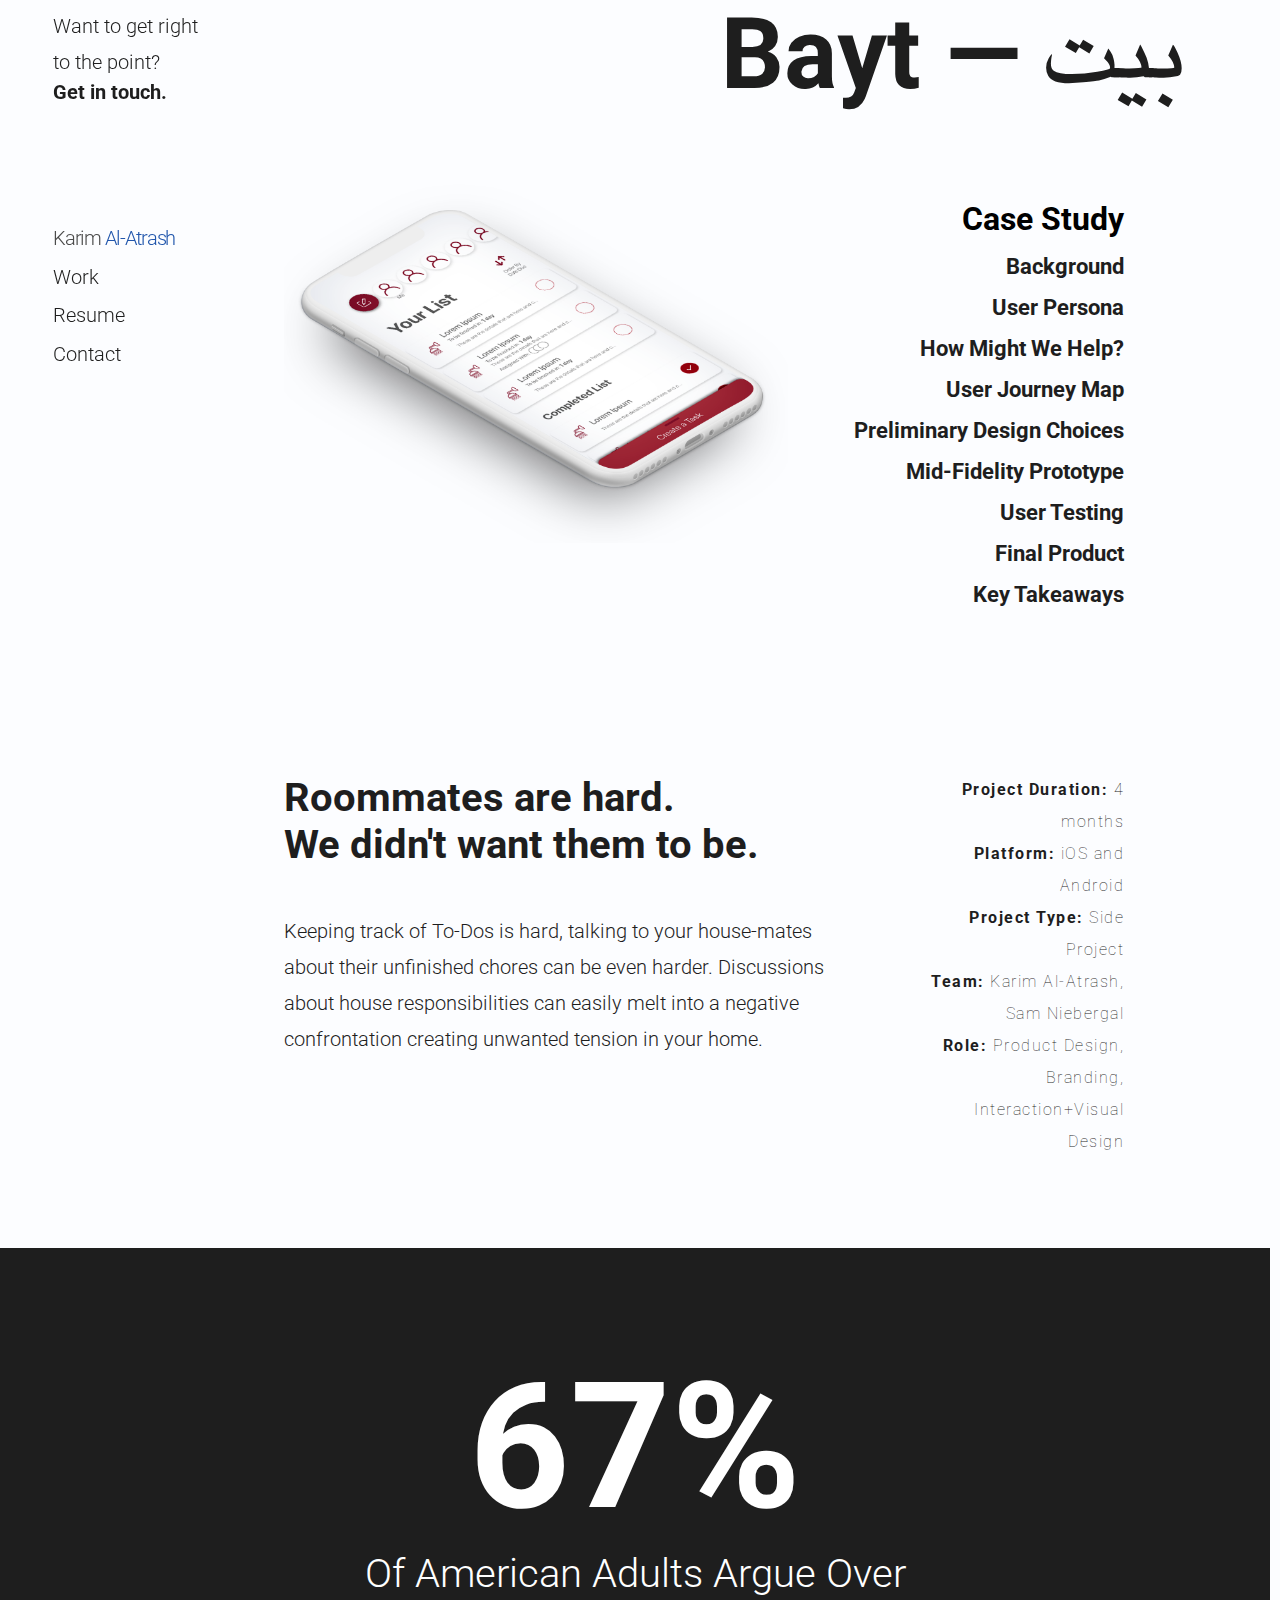
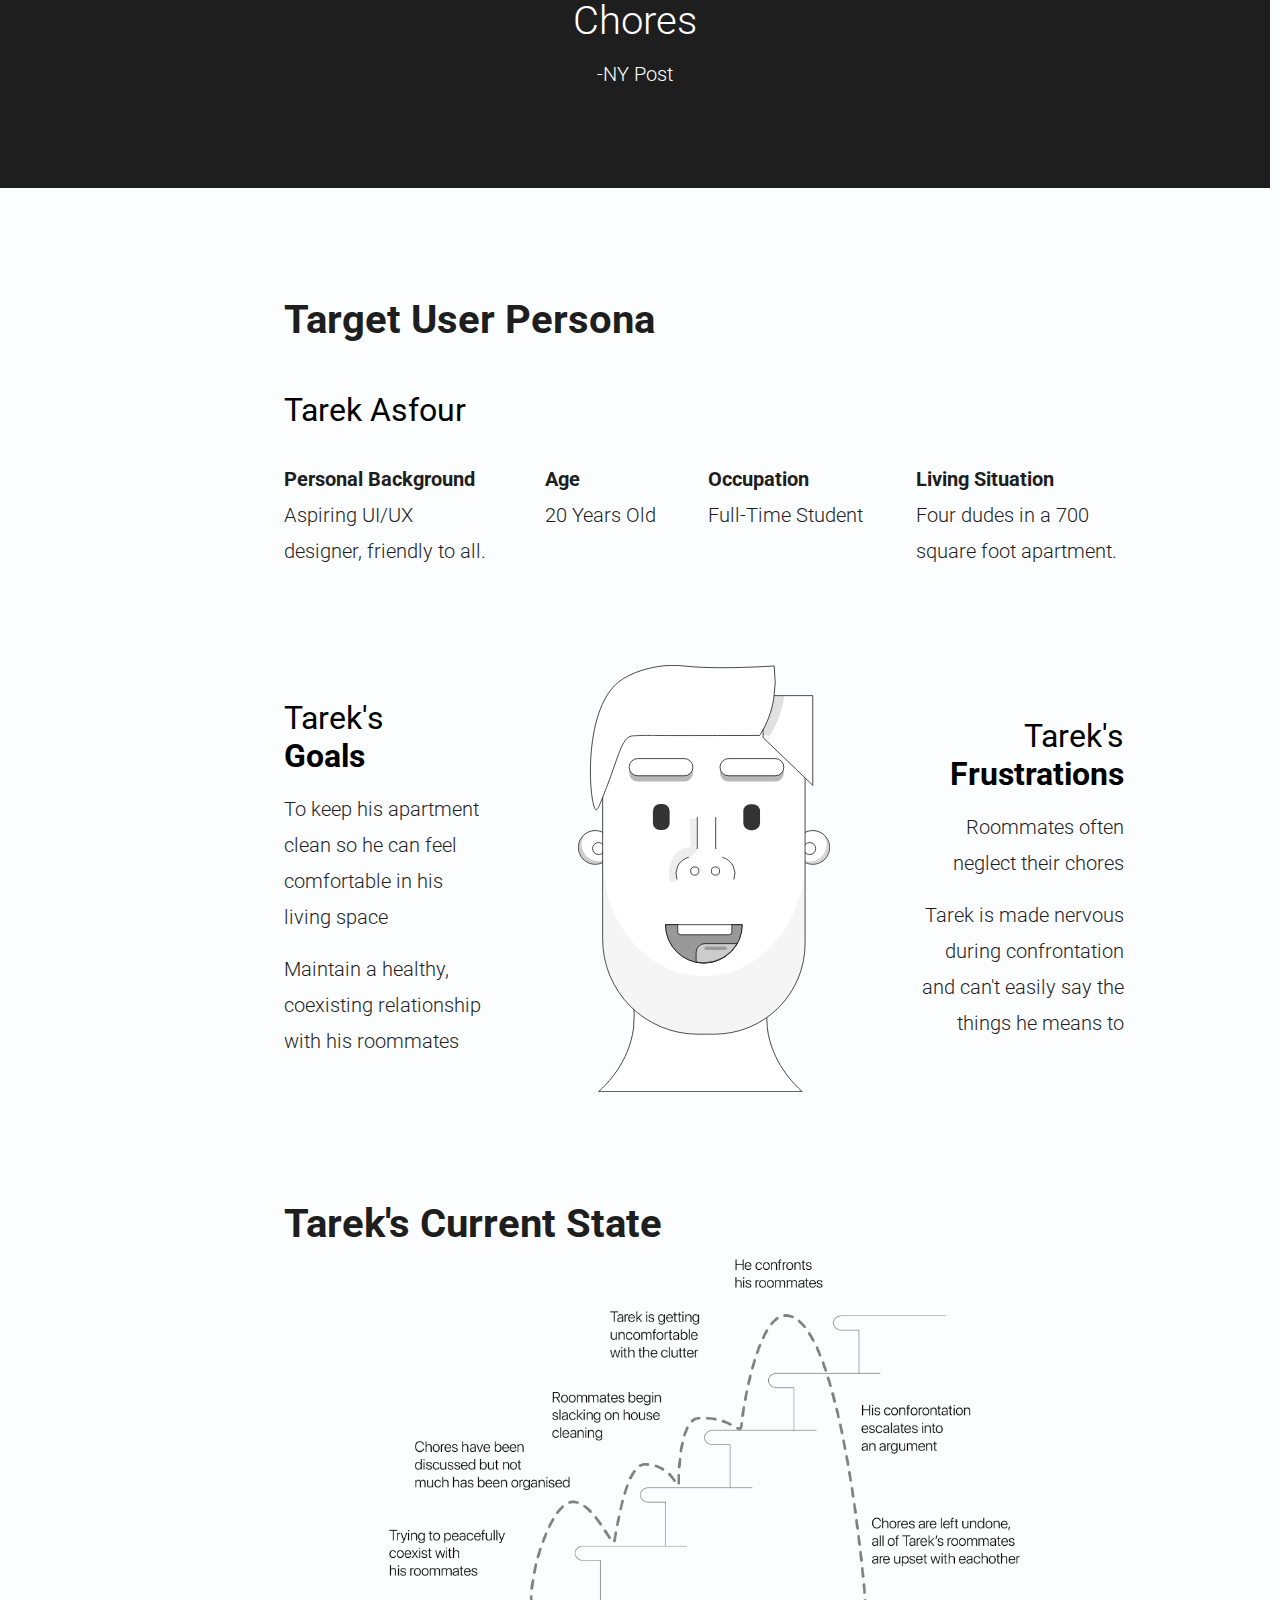
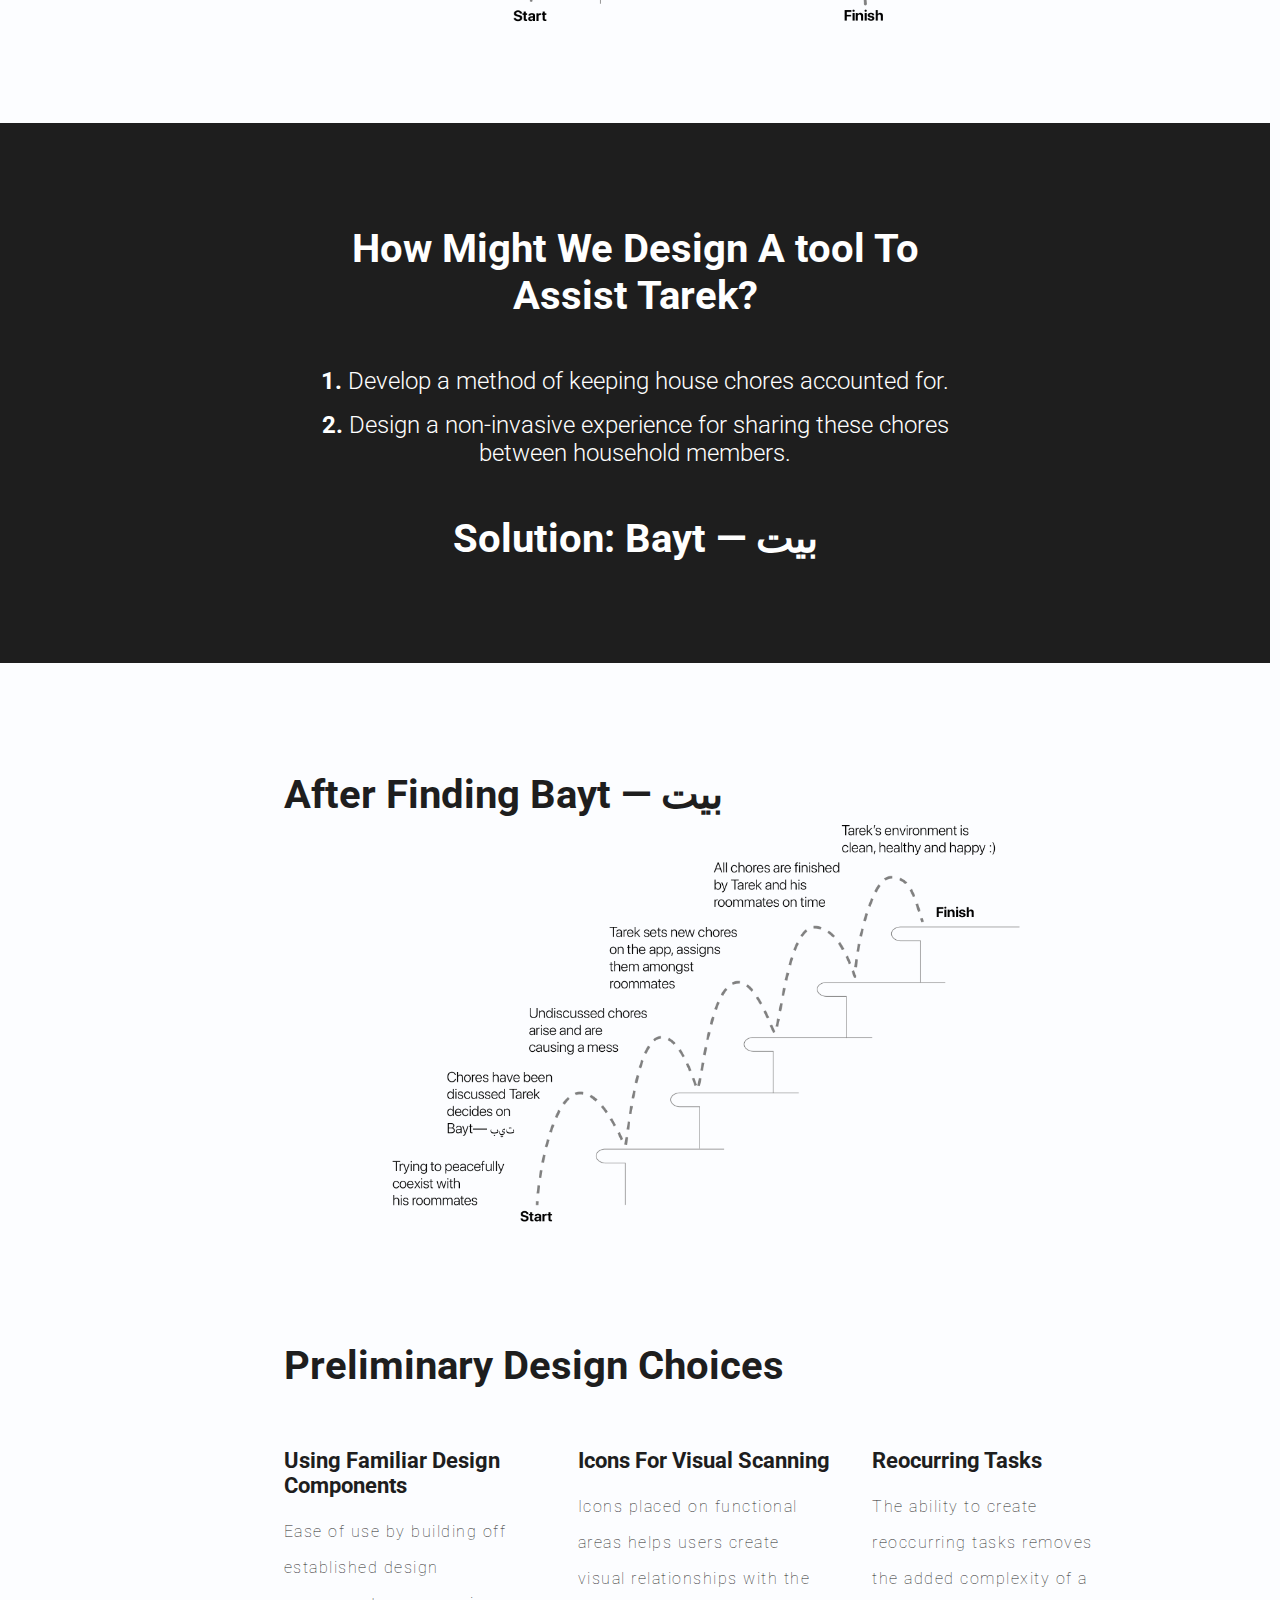
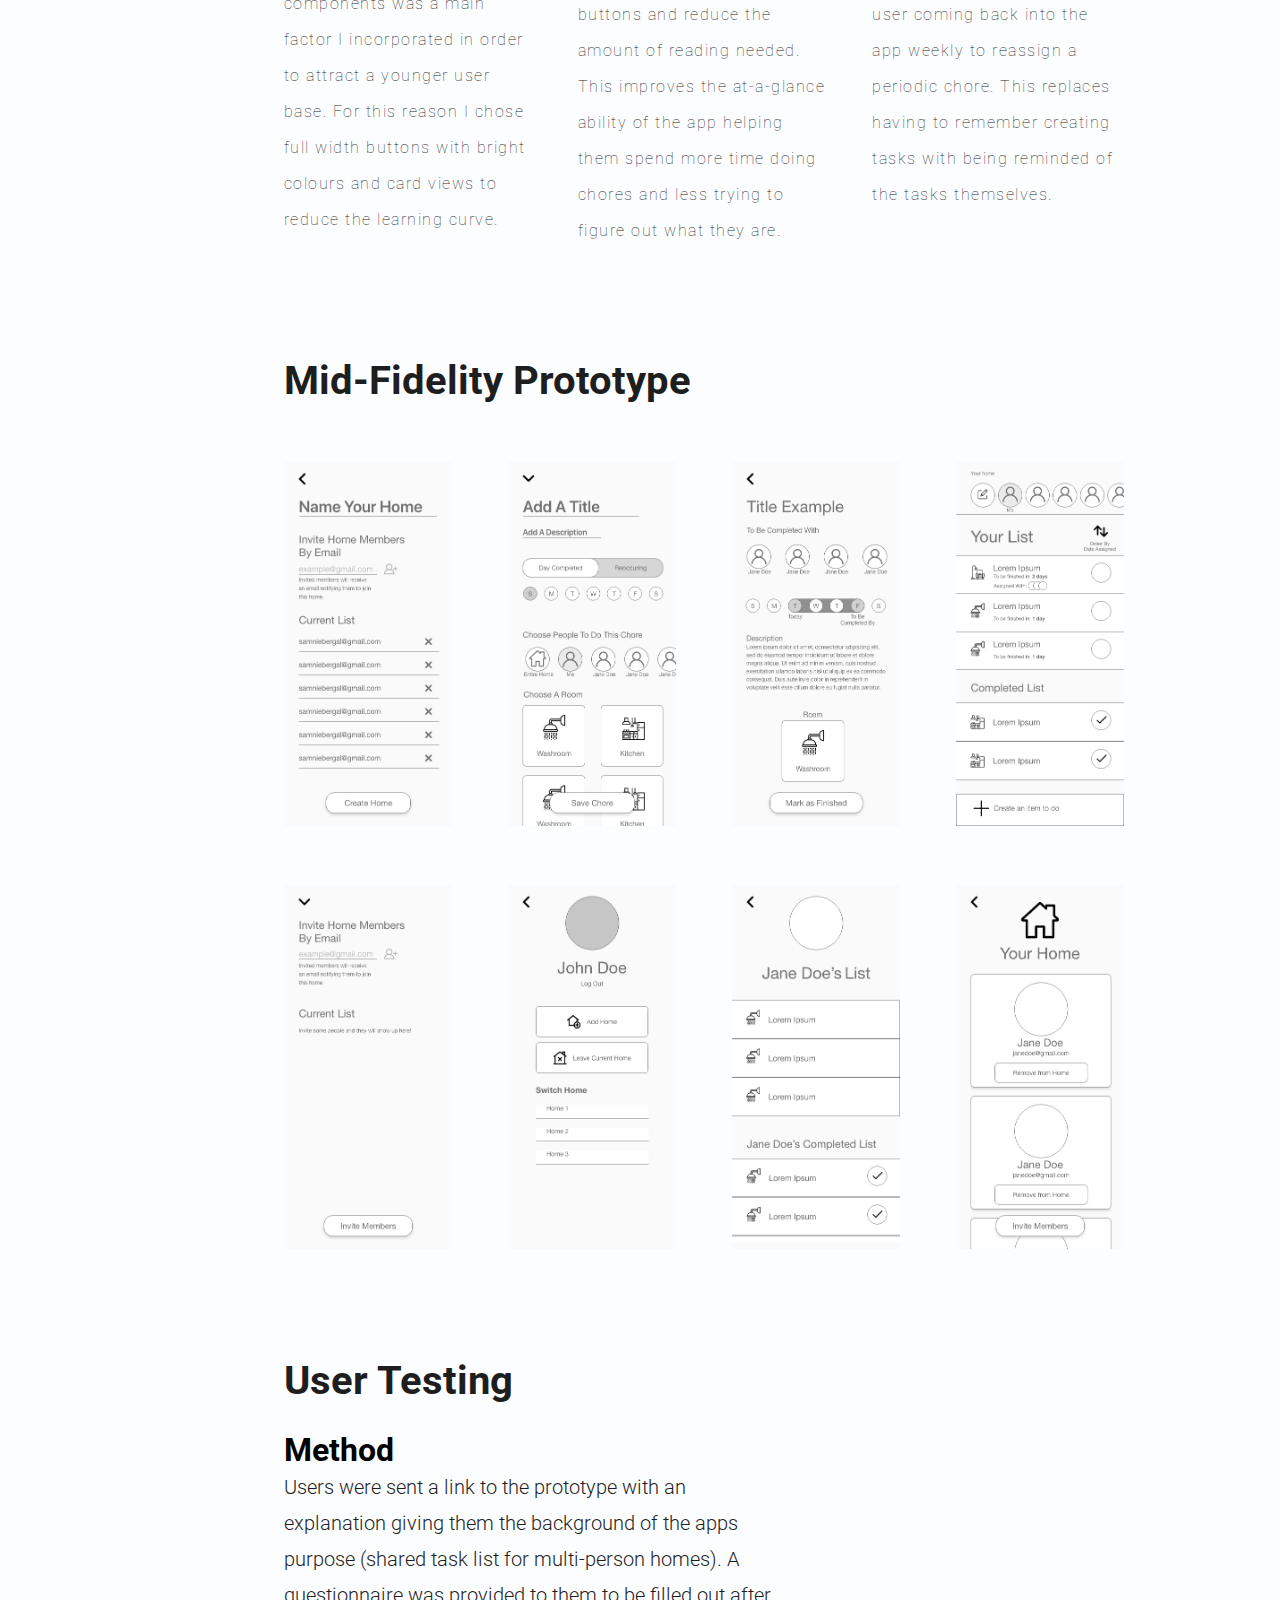
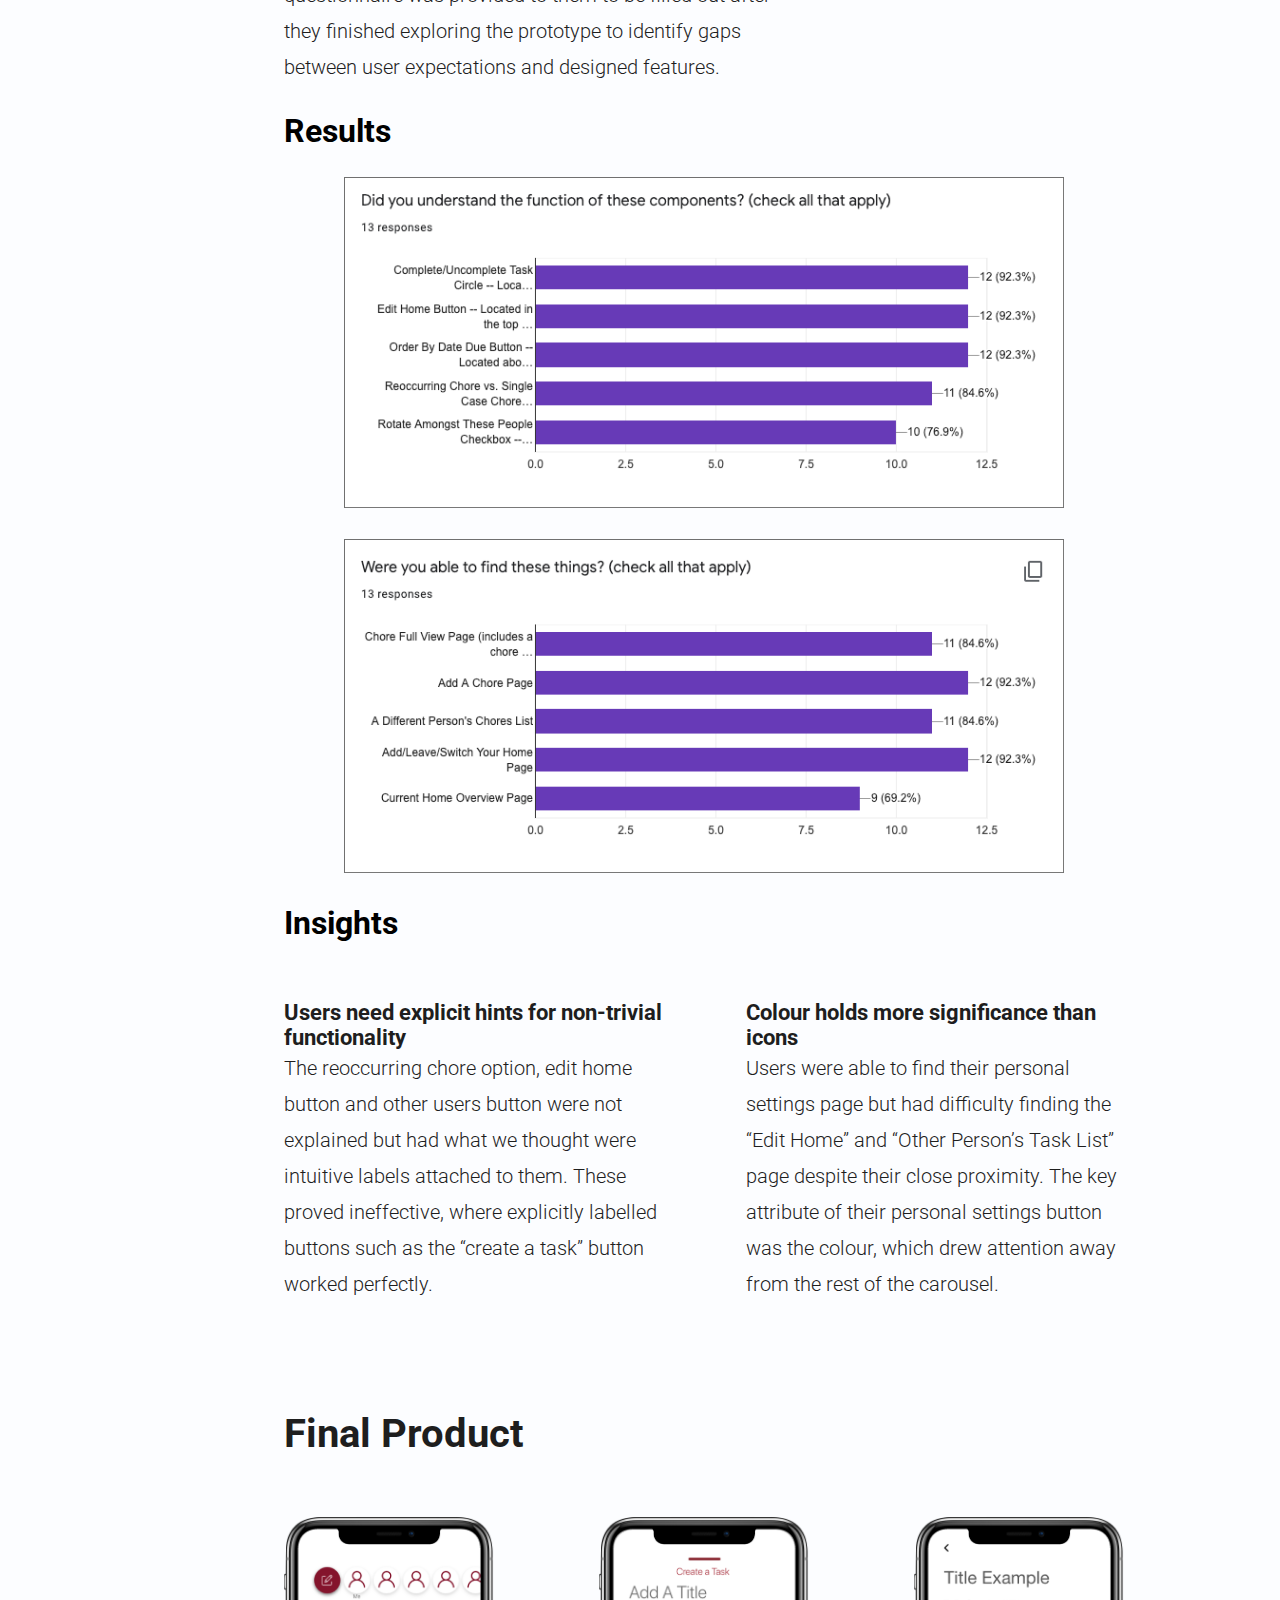
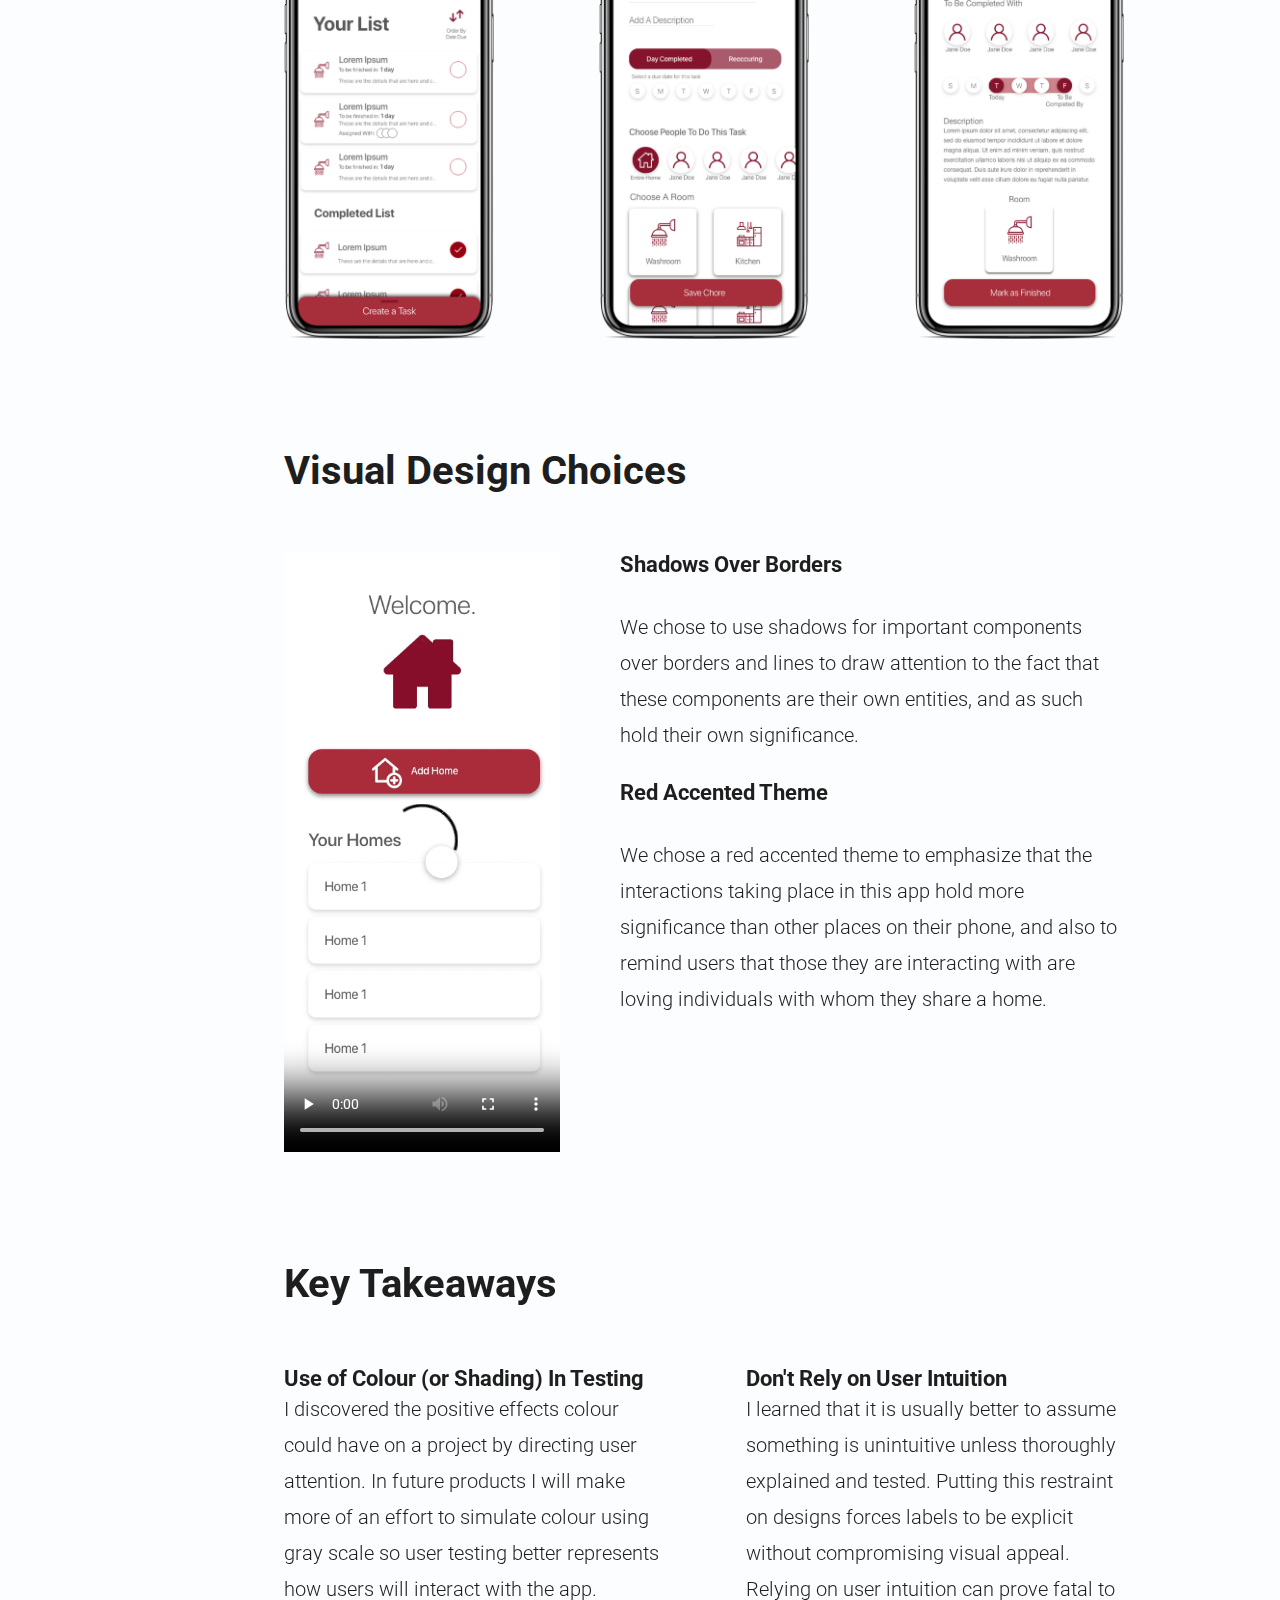
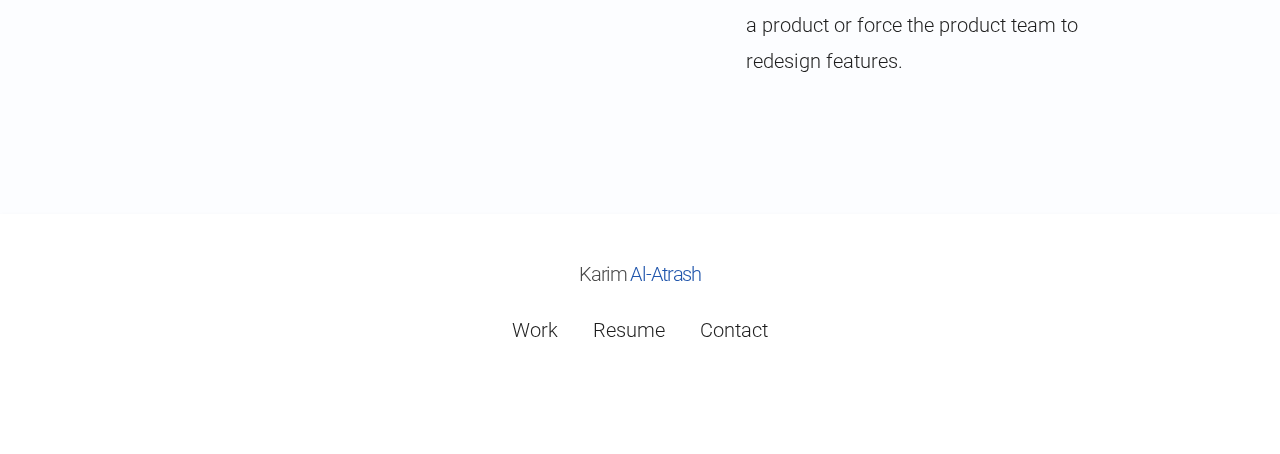
<file: bayt.html>
<!DOCTYPE html>
<html>
    <head>
        <link rel="icon" type="image/png" href="assets/favicon.png" sizes="32x32">
        <link href="TextStyles.css" rel="stylesheet" type="text/css">
        <link href="bayt.css" rel="stylesheet" type="text/css">
        <link href="animations.css" rel="stylesheet" type="text/css">
        <link href="https://fonts.googleapis.com/css2?family=Roboto:wght@300;500;700&display=swap" rel="stylesheet">
    </head>

    <body>

        <div class="sticky-side">
                    
            <div >
                <p class="small-body-text">Want to get right to the point?</p>
            <div id="get-in-touch"><a href="mailto:kalatras@uwaterloo.ca" class="sticky-side-text" style="font-weight: 700;">Get in touch.</a></div>
            </div>
                
            <div class="side-nav">
                <a href="/"><p id="small-name">Karim <span style="color: #2156AC;">Al-Atrash</span></p></a>
                <a href="/#all-my-stuff" ><p class="sticky-side-text">Work</p></a>
                <a target="_blank" href="https://drive.google.com/file/d/1sTYo7Qhk_80Ip9TuboHrXu0im1TKsz8o/view?usp=sharing" ><p class="sticky-side-text">Resume</p></a>
                <a href="mailto:kalatras@uwaterloo.ca" ><p class="sticky-side-text">Contact</p></a>
                    
            </div>
        </div>

        <div id="large-logo" class="fade-in-one">
            <img style="width: 40vw" src="assets/Bayt-Black.svg">
        </div>

        <div class="main-content">

            <div class="two-column-container">

                <div id="dynamic-screen-container" class="fade-in-one">
                    <img id="dynamic-screen" src="assets/perspective-screenshot.png">
                </div>

                <div class="right-aligned-text fade-in-one" id="toc-container">
                    <div class="toc-text"><p class="sub-header bolded">Case Study</p></div>
                    <div class="toc-text"><a href="#roommates-are-hard" class="medium-body-text bolded">Background</a></div>
                    <div class="toc-text"><a href="#user-persona" class="medium-body-text bolded">User Persona</a></div>
                    <div class="toc-text"><a href="#hmw-container" class="medium-body-text bolded">How Might We Help?</a></div>
                    <div class="toc-text"><a href="#post-app-journey" class="medium-body-text bolded">User Journey Map</a></div>
                    <div class="toc-text"><a href="#pre-design-choices" class="medium-body-text bolded">Preliminary Design Choices</a></div>
                    <div class="toc-text"><a href="#midfi" class="medium-body-text bolded">Mid-Fidelity Prototype</a></div>
                    <div class="toc-text"><a href="#user-testing" class="medium-body-text bolded">User Testing</a></div>
                    <div class="toc-text"><a href="#final-product" class="medium-body-text bolded">Final Product</a></div>
                    <div class="toc-text"><a href="#key-takeaways" class="medium-body-text bolded">Key Takeaways</a></div>
                </div>

            </div>
        </div>


        <div class="main-content main-section">

            <div class="two-column-container">

                <div id="roommates-are-hard">
                    <p class="header">Roommates are hard.<br> We didn't want them to be.</br></p>
                    <p class="small-body-text" style="padding-top: 2.8125rem;">Keeping track of To-Dos is hard, 
                        talking to your house-mates about their unfinished 
                        chores can be even harder. Discussions about house 
                        responsibilities can easily melt into a negative 
                        confrontation creating unwanted tension in your home.</p>
                </div>

                <div id="project-info" class="right-aligned-text">
                    
                    <p class="xsmall-body-text">
                        <span class="bolded">Project Duration:</span> 4 months
                    </p>
                    
                    <p class="xsmall-body-text">
                        <span class="bolded">Platform:</span>
                        iOS and Android
                    </p>

                    <p class="xsmall-body-text">
                        <span class="bolded">Project Type:</span>
                        Side Project
                    </p>

                    <p class="xsmall-body-text">
                        <span class="bolded">Team:</span>
                        Karim Al-Atrash, Sam Niebergal
                    </p>

                    <p class="xsmall-body-text">
                        <span class="bolded">Role:</span>
                        Product Design, Branding, Interaction+Visual Design
                    </p>

                    
                </div>

            </div>

        </div>
    
        <div class="full-width-banner main-section">
            <div class="full-width-content-container">
                <center>
                <p id="large-stat">67%</p>
                <p class="large-body-text white">
                    Of American Adults Argue Over Chores
                    <br><a class="small-body-text white"href="https://nypost.com/2019/09/25/a-surprisingly-large-number-of-people-have-ended-a-relationship-over-chores/">
                    -NY Post</a></br>
                </p>
                </center>
            </div>
        </div>

        <div class="main-content">

            <div class="main-section">
            <p class="header" id="user-persona">Target User Persona</p>
                <div id="tarek-info-container">
                    <p class="sub-header">Tarek Asfour</p>
                    <div id="tarek-info">

                        <p class="small-body-text up-item">
                            <span class="bolded">
                                Personal Background
                            </span>
                            <br>
                                Aspiring UI/UX designer, friendly to all.
                            </br>
                        </p>

                        <p class="small-body-text up-item">
                            <span class="bolded">
                                Age
                            </span>
                            <br>
                                20 Years Old
                            </br>
                        </p>

                        <p class="small-body-text up-item">
                            <span class="bolded">
                                Occupation
                            </span>
                            <br>
                                Full-Time Student
                            </br>
                        </p>

                        <p class="small-body-text up-item">
                            <span class="bolded">
                                Living Situation
                            </span>
                            <br>
                                Four dudes in a 700 square foot apartment.
                            </br>
                        </p>

                    </div> 
                </div>

                <div style="padding-top: 6rem" class="two-column-container">
                    <div id="tarek-goals" class="stacked-text">
                        <p class="sub-header">
                            Tarek's <br><span class="bolded">Goals</span></br>
                        </p>
                        <p class="small-body-text" style="padding-top: 1rem;">
                            To keep his apartment clean so he can feel comfortable in his living space
                        </p>
                        <p class="small-body-text" style="padding-top: 1rem;">
                            Maintain a healthy, coexisting relationship with his roommates
                        </p>
                    </div>
                    
                        <img id="tarek-image" src="assets/Tarek-Asfour-Flat.svg">
                    
                    <div id="tarek-frustration" class="right-aligned-text stacked-text">
                        <p class="sub-header">
                            Tarek's <br><span class="bolded">Frustrations</span></br>
                        </p>

                        <p class="small-body-text" style="padding-top: 1rem;">
                            Roommates often neglect their chores
                        </p>

                        <p class="small-body-text" style="padding-top: 1rem;">
                            Tarek is made nervous during confrontation and can't easily say the things he means to
                        </p>
                    </div>
                </div>
            </div>



            <div class="main-section">
                <p class="header">Tarek's Current State</p>
                <center>
                    <img class="user-map" src="assets/initial-user-map.png">
                </center>
            </div>
        </div>

        <div id="hmw-container" class="full-width-banner main-section">
            
            <div class="full-width-content-container">
                <center>

                <p class="header white">How Might We Design A tool To Assist Tarek?</p>
                
                <div id="hmw-answers">
                    <p class="medium-large-body-text white" style="margin-bottom: 1rem;">
                        <span class="bolded">1.</span>
                        Develop a method of keeping house chores accounted for.
                    </p>
                    <p class="medium-large-body-text white">
                        <span class="bolded">2.</span>
                        Design a non-invasive experience for sharing these chores between household members.
                    </p>
                </div>

                <p class="header white">Solution: Bayt — بيت</p>
           

                </center>
            </div>
            
        </div>

        <div class="main-content">
        
            <div class="main-section" id="post-app-journey">
                <p class="header">After Finding Bayt — بيت</p>
                <center><img class="user-map" src="assets/post-app-user-map.png"></center>
            </div>
  
            <div class="main-section">
                <p class="header" id="pre-design-choices">Preliminary Design Choices</p>
                <div class="two-column-container">
                    <div class="key-design-text-container">
                        <p class="medium-body-text bolded">Using Familiar Design Components</p>
                        <p class="xsmall-body-text key-design-text">
                            Ease of use by building off established
                            design components was a main factor I 
                            incorporated in order to attract a
                            younger user base. For this reason I chose
                            full width buttons with bright colours and
                            card views to reduce the learning curve.
                        </p>
                    </div>

                    <div class="key-design-text-container">
                        <p class="medium-body-text bolded">Icons For Visual Scanning</p>
                        <p class="xsmall-body-text key-design-text">
                            Icons placed on functional areas helps users create visual relationships with the buttons and reduce the amount of reading needed. This improves the at-a-glance ability of the app helping them spend more time doing chores and less trying to figure out what they are.
                        </p>
                    </div>

                    <div class="key-design-text-container">
                        <p class="medium-body-text bolded">Reocurring Tasks</p>
                        <p class="xsmall-body-text key-design-text">
                            The ability to create reoccurring tasks removes the added complexity of a user coming back into the app weekly to reassign a periodic chore. This replaces having to remember creating tasks with being reminded of the tasks themselves. 
                        </p>
                    </div>
                </div>
                
            </div>

            <div class="main-section" id="midfi">
                <p class="header">Mid-Fidelity Prototype</p>
                <div class="two-column-container">
                    <img class="midfi-screenshot"src="assets/midfi-CreateNewHome.png">
                    <img class="midfi-screenshot" src="assets/midfiAddToDoPage.png">
                    <img class="midfi-screenshot" src="assets/midfiChoreFullView.png">
                    <img class="midfi-screenshot" src="assets/midfiOrderByDate.png">
                    
                </div>

                <div class="two-column-container">
                    <img class="midfi-screenshot"src="assets/midfiInviteMembers.png">
                    <img class="midfi-screenshot" src="assets/midfiAccountOverview.png">
                    <img class="midfi-screenshot" src="assets/midfiOtherUsersPage.png">
                    <img class="midfi-screenshot" src="assets/midfiEditHomePage.png">
                </div>
            </div>

            <div class="main-section" id="user-testing">
                <p class="header">User Testing</p>

                <div id="method-container">
                    <p class="sub-header bolded">Method</p>
                    <p class="small-body-text">Users were sent a link to the prototype with an explanation giving them the background of the apps purpose (shared task list for multi-person homes). A questionnaire was provided to them to be filled out after they finished exploring the prototype to identify gaps between user expectations and designed features. </p>
                </div>
            
                <div id="results-container">
                    <p class="sub-header bolded" style="padding-top: 3vh;">Results</p>
                    <center>
                        <img class="results-image" src="assets/understand-results.png">
                        <img class="results-image" src="assets/find-results.png">
                    </center>
                </div>

                <p class="sub-header bolded" style="padding-top: 3vh;">Insights</p>
                <div class="two-column-container">
                    <div class="insights-column-text">
                            <p class="medium-body-text bolded">Users need explicit hints for non-trivial functionality</p>
                            <p class="small-body-text">The reoccurring chore option, edit home button and other users button were not explained but had what we thought were intuitive labels attached to them. These proved ineffective, where explicitly labelled buttons such as the “create a task” button worked perfectly.</p>

                    </div>

                    <div class="insights-column-text">
                            <p class="medium-body-text bolded">Colour holds more significance than icons</p>
                            <p class="small-body-text">Users were able to find their personal settings page but had difficulty finding the “Edit Home” and “Other Person’s Task List” page despite their close proximity. The key attribute of their personal settings button was the colour, which drew attention away from the rest of the carousel.</p>

                    </div>
                </div>
            </div>

            <div class="main-section" id="final-product">
                <p class="header">Final Product</p>

                <div class="two-column-container">
                    <img class="final-screenshot" src="assets/Landing-ToDo.png">
                    <img class="final-screenshot" src="assets/Add-ToDo-Page.png">
                    <img class="final-screenshot" src="assets/Chore-Full-View.png">
                </div>
            </div>

            <div class="main-section">
                <p class="header bolded">Visual Design Choices</p>

                <div class="two-column-container">

                    <video id="vd-video" height="600" controls autoplay>
                        <source src="assets/vd-video.mp4">
                    </video>

                    <div id="vd-choices-text-container">
                        <p class="medium-body-text bolded">Shadows Over Borders</p>
                        <p class="small-body-text" style="padding-top: 2rem;">We chose to use shadows for important components over borders and lines to draw attention to the fact that these components are their own entities, and as such hold their own significance. </p>
                        <p class="medium-body-text bolded" style="padding-top: 3vh;">Red Accented Theme</p>
                        <p class="small-body-text" style="padding-top: 2rem;">We chose a red accented theme to emphasize that the interactions taking place in this app hold more significance than other places on their phone, and also to remind users that those they are interacting with are loving individuals with whom they share a home.</p>
                    </div>

                </div>
            </div>

            
            <div class="main-section" id="key-takeaways">
                <p class="header">Key Takeaways</p>
                <div class="two-column-container">
                    <div class="takeaway-text-container">
                        <p class="medium-body-text bolded">Use of Colour (or Shading) In Testing</p>
                        <p class="small-body-text takeaway-text">
                            I discovered the positive effects colour could have on a project by directing user attention. In future products I will make more of an effort to simulate colour using gray scale so user testing better represents how users will interact with the app. 
                        </p>
                    </div>


                    <div class="takeaway-text-container">
                        <p class="medium-body-text bolded">Don't Rely on User Intuition</p>
                        <p class="small-body-text takeaway-text">
                            I learned that it is usually better to assume something is unintuitive unless thoroughly explained and tested. Putting this restraint on designs forces labels to be explicit without compromising  visual appeal. Relying on user intuition can prove fatal to a product or force the product team to redesign features.
                        </p>
                    </div>
                </div>
            </div>

            
        </div>

        <div class="footer">
            
            <div class="footer-content-container">

                <a href="/"><p id="small-name">Karim <span style="color: #2156AC;">Al-Atrash</span></p></a>

                <div class="footer-content">
                    <a href="/#all-my-stuff" ><p class="sticky-side-text white">Work</p></a>
                    <a target="_blank" href="https://drive.google.com/file/d/1sTYo7Qhk_80Ip9TuboHrXu0im1TKsz8o/view?usp=sharing" ><p class="sticky-side-text white">Resume</p></a>
                    <a href="mailto:kalatras@uwaterloo.ca" ><p class="sticky-side-text white">Contact</p></a>
                </div>

            </div> 
        </div>


    </body>
</html>
</file>
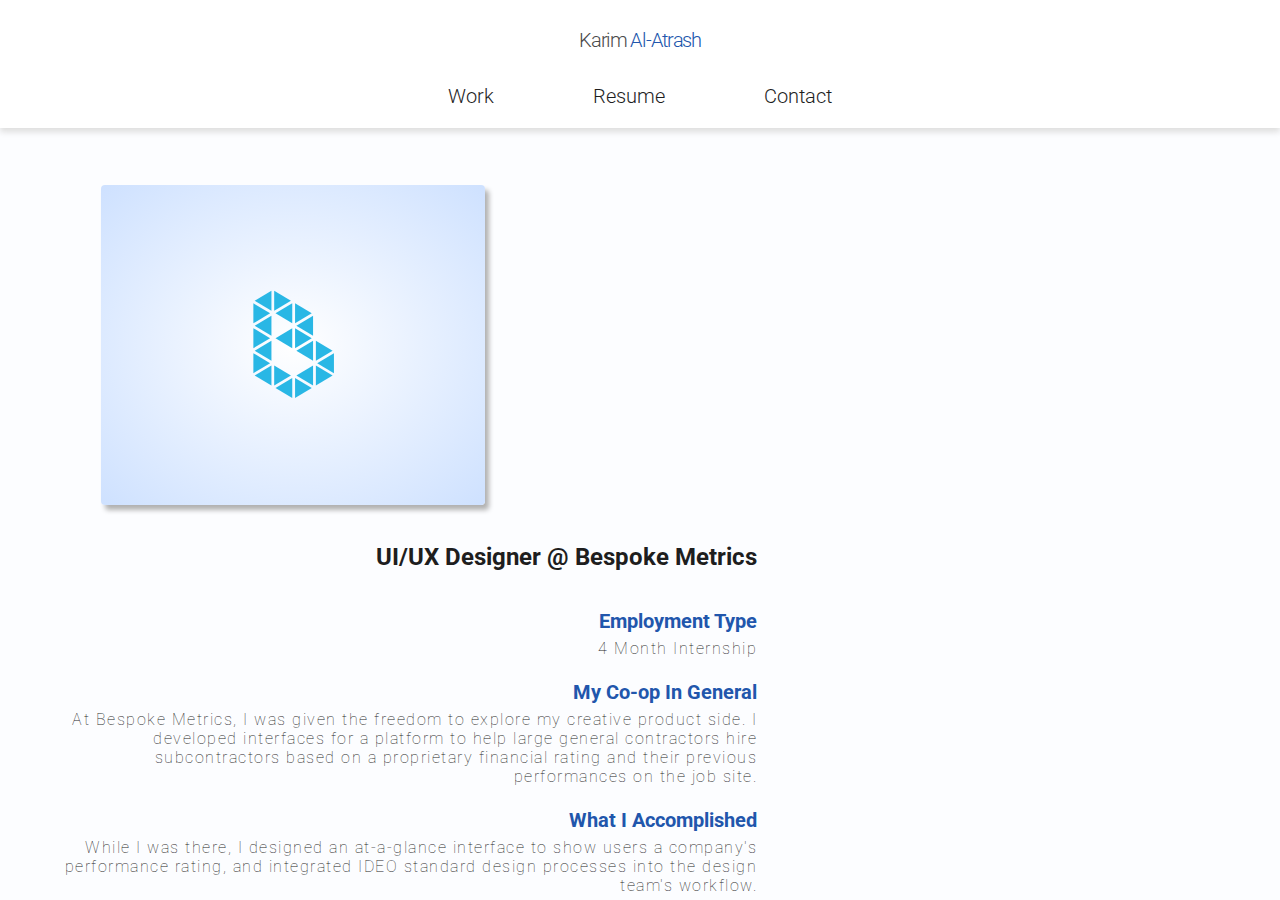
<file: bespoke.html>
<!DOCTYPE html>
<html>
    <head>
        <link rel="icon" type="image/png" href="assets/favicon.png" sizes="32x32">
        <link href="TextStyles.css" rel="stylesheet" type="text/css">
        <link href="bayt.css" rel="stylesheet" type="text/css">
        <link href="https://fonts.googleapis.com/css2?family=Roboto:wght@300;500;700&display=swap" rel="stylesheet">
        <link rel="icon" type="image/png" href="assets/favicon.png" sizes="32x32">
	<link href="TextStyles.css" rel="stylesheet" type="text/css">
	<link href="index.css" rel="stylesheet" type="text/css">
	<link href="animations.css" rel="stylesheet" type="text/css">
    <link href="bayt.css" rel="stylesheet" type="text/css">
	<link href="socials.css" rel="stylesheet" type="text/css">
    </head>

    <body>

        <!-- Sticky Header -->
        <div class="header" id="myHeader">
                
            <div class="header-content-container">

                <a href="/"><p id="small-name">Karim <span style="color: #2156AC;">Al-Atrash</span></p></a>

                <div class="header-content">
                    <a href="#portfolio-items-wrapper" ><p class="sticky-side-text white">Work</p></a>
                    <a htarget="_blank" href="https://drive.google.com/file/d/1sTYo7Qhk_80Ip9TuboHrXu0im1TKsz8o/view?usp=sharing" ><p class="sticky-side-text white">Resume</p></a>
                    <a href="#socials" ><p class="sticky-side-text white">Contact</p></a>
                </div>

            </div> 
        </div>
        <div class="two-column-container">
            <div style="width: 40%; min-width: 30rem; display:flex; justify-content: center;">
                <div id="left-item-container" style="align-content: center;">
                    <a href="https://www.bespokemetrics.com/">
                        <div id="left-item" class="small-item">
                            <img id="bespoke-image" src="assets/bespoke-b.svg">
                            
                        </div>
                    </a>
                </div>
            </div>

            <div class="right-aligned-text" id="right" style="min-width: 40rem; width: 60%; float: right;">
                <p style="padding-top: 2rem; padding-bottom: 1rem;" class="medium-large-body-text bolded">UI/UX Designer @ Bespoke Metrics</p>
                
                <div style="float: right;">
                    <div style="padding-top:1rem;">
                        <span class="small-body-text bolded" style="color:#2156AC; padding-top: 1rem;">Employment Type</span>
                        <p style="" class="xsmall-body-text"> 
                            4 Month Internship
                        </p>
                    </div>
    
                    <div style="padding-top:1rem;">
                        <span class="small-body-text bolded" style="color:#2156AC; padding-top: 1rem;">My Co-op In General</span>
                        <p style="" class="xsmall-body-text"> 
                        
                            At Bespoke Metrics, I was given the freedom to explore
                            my creative product side. I developed interfaces for a platform to help
                            large general contractors hire subcontractors based on a proprietary financial rating
                            and their previous performances on the job site.
                        </p>
                    </div>
    
                    <div style="padding-top:1rem;">
                        <span class="small-body-text bolded" style="color:#2156AC; padding-top: 1rem;">What I Accomplished </span>
                        <p class="xsmall-body-text"> 
                            
                            While I was there, I designed an at-a-glance interface to show users a company's performance rating,
                            and integrated IDEO standard design processes into the design team's workflow.
                        </p>
                    </div>
                    
                </div>
             </div>
        </div>
        


    </body>
</html>
</file>
<file: TextStyles.css>
@charset "UTF-8";

.large-first-name {
	color: #2156AC; 
	font-family: Roboto, sans-serif; 
	font-weight: 400; 
	font-style: normal;
	letter-spacing: 2px;
	font-size: 2rem;

}
.large-last-name {
	color: #CEE1FF; 
	font-family: Roboto, sans-serif; 
	font-weight: 400; 
	font-style: normal;
	
}
.name-big {
	font-size: 195px;
	letter-spacing: -50px;
	text-align: end;
	font-weight: 300;
	color: #363636;
	
}

a {
	text-decoration: none;

}
a p {
	font-weight: 300;
}

p {
	margin: 0;
	padding: 0;
}

.large-body-text {
	font-size: 2.5rem;
	font-weight: 300;
}
.medium-large-body-text {
	font-size: 1.5rem;
	font-weight: 300;
	color: #1e1e1e;
}
.medium-body-text {
	font-size: 1.35rem;
	font-weight: 300;
	color: #1e1e1e;
}

.small-body-text {
	font-size: 1.25rem;
	font-weight: 300;
	color: #1e1e1e;
	line-height: 2.25rem;
}

.xsmall-body-text {
	font-size: 1rem;
	font-weight: 100;
	color: #1e1e1e;
	letter-spacing: 1.5px;
}

.sub-header {
	font-size: 2rem;
}

.header {
	font-size: 2.5rem;
	font-weight: 700;
	color: #1e1e1e;
}

.bolded {
	font-weight: bold;
}

.white {
	color: #ffffff;
}

#get-in-touch {
	transition: all .2s ease-in-out;
}

#get-in-touch:hover {
	transition: all .2s ease-in-out;
	transform: scale(1.01);
}

.sticky-side {
	position: fixed;
	width: 12vw;
}

#small-name {
	color: #4b4b4b;
	font-size: 1.25rem;
	letter-spacing: -0.1vw;
}

.sticky-side-text {
	font-size: 1.25rem;
	font-weight: 300;
	color: #1e1e1e;
}

.side-nav {
	padding-top: 13.6vh;
}

.side-nav * {
	margin-bottom: 1.6vh;
}

.side-nav *:hover {
	transition: all .2s ease-in-out;
	transform: scale(1.01);
}


.right-aligned-text {
    text-align: right;
}


html {
	background-color: #fcfdff;
	scroll-behavior: smooth;
}

body {
	font-family: 'Roboto', sans-serif;
	margin-left: 4.16vw;
	margin-right: 4.16vw;
	
	margin-bottom: 0;
}
</file>
<file: bayt.css>
.footer {
	height: inherit;
	width: auto;
	margin-left: -4.16vw;
	margin-right: -4.16vw;
	margin-top: 15vh;
	margin-bottom: -8px;
	background-color: white;
	box-shadow: 0px 4px 6px #DEDEDE;
}

.footer-content-container {
	text-align: center;
	padding-top: 3rem;
	padding-bottom: 7rem;
	margin: auto;
	width: 20%;
}

.footer-content {
	padding-top: 2rem;
	display: flex;
    flex-wrap: wrap;
    justify-content: space-between;
    width: 100%;
}

.footer-content *:hover {
	transition: all .2s ease-in-out;
	transform: scale(1.01);
}
/*
GENERAL CLASS PROPERTIES
*/
.main-content {
    margin-left: 18vw;
    margin-right: 8vw;
    
}

.main-section {
    margin-top: 6.75rem;
}

.two-column-container {
    display: flex;
    flex-wrap: wrap;
    justify-content: space-between;
    width: 100%;
}

#right .two-column-container {
    float:right;
}
div.two-column-container{
    padding-top: 6.5vh;

}

.user-map {
    max-width: 55rem;
    width: 50vw;
}

/*
LANDING SCREEN
*/
#large-logo {
    float: right;
}

.toc-text {
    padding-top: 1rem;
}
#dynamic-screen-container {
    min-width: 30rem;
    max-width: 60%;
}
#dynamic-screen {
    max-width: 100%;
}
#toc-container {
    width: 25w;
}


/*
PROJECT INTRO
*/
#roommates-are-hard {
    min-width: 30rem;
    max-width: 65%;
}

#project-info {
    display: flexbox;
    align-items: center;
    max-width: 25%;
}

#project-info > p{
    line-height: 2rem;
}

/*
FULL WIDTH BANNER
*/
.full-width-banner {
    width: 99.25vw;
    margin-top: 10vh;
    margin-left: -4.16vw;
	margin-right: -4.16vw;
    background-color: #1e1e1e;
    height: 60vh;
    min-height: 30rem;
    display: flex;
    justify-content: center;
} 
.full-width-content-container {
    margin: auto;
    max-width: 50%;
    
}
#large-stat {
    font-size: 11rem;
    font-weight: 700;
    color: white;
}

/*
USER PERSONA
*/
#tarek-info-container {
    padding-top: 3rem;
}
#tarek-info {
    padding-top: 2rem;
    display: inline-flex;
    justify-content: space-between;
    flex-wrap: wrap;
    width: 100%;
}
.up-item {
    max-width: 13rem;
    min-width: 6rem;
}

#tarek-image {
    width: 30%;
}

#tarek-goals {
    width: 25%;
    margin-top: auto;
    margin-bottom: auto;
}

#tarek-frustration {
    width: 25%;
    margin-top: auto;
    margin-bottom: auto;
}

#hmw-answers {
    padding-top: 3rem;
    padding-bottom: 3rem;
}

/*
IDEATION
*/

.key-design-text-container {
    min-width: 10rem;
    width: 30%;
}
.key-design-text {
    padding-top: 1rem;
    line-height: 2.25rem;
}
#design-choices-container {
    width: 85%;
    margin: auto;
}

/*
MIDFI PROTOTYPE
*/
.midfi-screenshot {
    width: 20%;
}


/*
USER TESTING
*/
#method-container {
    padding-top: 3vh;
    width: 60%;
}

.results-image {
    padding-top: 3vh;
    max-width: 45rem;
}
.insights-column-text {
    max-width: 45%;
    min-width: 20rem;
}

/*
FINAL PRODUCT
*/
.final-screenshot {
    max-width: 25%;
    min-width: 10rem;
}

#vd-choices-text-container {
    max-width: 60%;
}

#vd-video-container * {
    margin-left: auto;

}

/*
TAKEAWAYS
*/

.takeaway-text-container {
    max-width: 45%;
    min-width: 20rem;
}
</file>
<file: animations.css>
.fade-in-one {
	transition: all .5s ease-in-out;
	animation: fadeIn ease-in-out 1s;
	-webkit-animation: fadeIn ease-in-out 1s;
	-moz-animation: fadeIn ease-in-out 1s;
	-o-animation: fadeIn ease-in-out 1;
	-ms-animation: fadeIn ease-in-out 1s;
}
@keyframes fadeIn {
	0% {opacity:0;}
	100% {opacity:1;}
}
	
@-moz-keyframes fadeIn {
	0% {opacity:0;}
	100% {opacity:1;}
}
	
@-webkit-keyframes fadeIn {
	0% {opacity:0;}
	100% {opacity:1;}
}
	
@-o-keyframes fadeIn {
	0% {opacity:0;}
	100% {opacity:1;}
}
	
@-ms-keyframes fadeIn {
	0% {opacity:0;}
	100% {opacity:1;}
}
    



.overlay {
	transition: .5s ease;
  opacity: 0;
  position: absolute;
  top: 50%;
  left: 50%;
  transform: translate(-50%, -50%);
  -ms-transform: translate(-50%, -50%);
}
</file>
<file: index.css>
/*
LANDING PAGE
*/
#intro-text{
	padding-top: 20vh;	
	padding-bottom: 30vh;
}

#intro-text-container {
	max-width: 25rem;
}

#first-text {
	font-size: 1.25rem;
	font-weight: 300;
	color: #1e1e1e;
	letter-spacing: .025rem;
}

#name-logo {
	padding-top: 5vh;
}

#all-my-stuff {
	margin-left: 14vw;
	margin-top: 11.5vh;
}

.profile-image {
	border-radius: 50%;
	width: 10rem;
	margin-bottom: 20px;
}


/*
WORK IVE DONE
*/

#bayt-image {
	width: 20rem;
	transition: 0.5s ease;
	backface-visibility: hidden;
}

#hubhead-image {
	width: 20rem;
}

#forcen-image {
	width: 10rem;
}

.small-item {
	display: inline-block;
	text-align: center;
	box-shadow: 4px 5px 5px #B1B1b1;
	height: 20rem;
	width: 24rem;
	margin: 0.5vw;
	border-radius: 4px;
	transition: all .2s ease-in-out;
}

.small-item:hover {
	transform: scale(1.01);
}

#aligned-items {
	margin-top: 1vw;
	display: inline-flex;
	text-align: center;
}

#left-item {
	display: flex; 
	align-items: center; 
	justify-content: center; 
	text-align: center;
	background-image: radial-gradient(#ffffff, #CEE1FF);
}

#right-item {
	background-color: #231352;
}

#democritus {
	max-width: 95%;
	max-height: 100%;
}

#large-item-container {
	display: inline-flex;
	width: 49rem;
}



#large-bayt {
	height: 20rem;
	width: 100%;
	background-image: radial-gradient(#A72E3B, #85152C);
	box-shadow: 8px 9px 9px #B1B1b1;
	border-radius: 10px;

	transition: all .2s ease-in-out;
	
	display: flex; 
	flex-wrap: wrap;
	align-items: center; 
	justify-content: center; 
	text-align: center;
}

#large-item:hover {
	transition: all .2s ease-in-out;
	transform: scale(1.01);
	
}

#large-wellify-container {
	display: inline-flex;
	width: 49rem;
	margin-bottom: 1.5vw;
}



#large-wellify {
	height: 20rem;
	width: 100%;
	background-image: radial-gradient(#ffffff, #e7d1eb);
	box-shadow: 8px 9px 9px #B1B1b1;
	border-radius: 10px;

	transition: all .2s ease-in-out;
	position: static;
	display: flex; 
	flex-wrap: wrap;
	align-items: center; 
	justify-content: center; 
	text-align: center;
}

#large-tesla {
	height: 20rem;
	width: 100%;
	background-image: radial-gradient(#cc0000, #fa0000);
	box-shadow: 8px 9px 9px #B1B1b1;
	border-radius: 10px;

	transition: all .2s ease-in-out;
	position: static;
	display: flex; 
	flex-wrap: wrap;
	align-items: center; 
	justify-content: center; 
	text-align: center;
}

#large-forcen {
	height: 20rem;
	width: 100%;
	background-image: radial-gradient(#1d1c1c, #514f52);
	box-shadow: 8px 9px 9px #B1B1b1;
	border-radius: 10px;

	transition: all .2s ease-in-out;
	position: static;
	display: flex; 
	flex-wrap: wrap;
	align-items: center; 
	justify-content: center; 
	text-align: center;
}


.grow-animate:hover {
	transition: all .2s ease-in-out;
	transform: scale(1.01);
	position: initial;

}

#large-donation-tracker {
	height: 20rem;
	width: 100%;
	background-image: radial-gradient(rgba(17,31,154,1), #005eca);
	box-shadow: 8px 9px 9px #B1B1b1;
	border-radius: 10px;

	transition: all .2s ease-in-out;
	position: static;
	display: flex; 
	flex-wrap: wrap;
	align-items: center; 
	justify-content: center; 
	text-align: center;
}

#large-hubhead {
	height: 20rem;
	width: 100%;
	background-image: radial-gradient(rgb(236, 236, 238), #d1d1d1);
	box-shadow: 8px 9px 9px #B1B1b1;
	border-radius: 10px;

	transition: all .2s ease-in-out;
	position: static;
	display: flex; 
	flex-wrap: wrap;
	align-items: center; 
	justify-content: center; 
	text-align: center;
}

#small-hubhead {
	width: 100%;
	background-image: radial-gradient(rgb(236, 236, 238), #d1d1d1);
	box-shadow: 8px 9px 9px #B1B1b1;
	border-radius: 10px;
	background-image: radial-gradient(rgb(236, 236, 238), #d1d1d1);

	transition: all .2s ease-in-out;
	position: static;
	display: flex; 
	flex-wrap: wrap;
	align-items: center; 
	justify-content: center; 
	text-align: center;

}
#portfolio-items {
	margin-top: 11.5vh;
	text-align: center;
}

#portfolio-items-wrapper {
	padding-top: 5vw;
	margin: auto;
	display: flex;
    flex-flow: column;
	align-items: center;
}

#case-study-slideout {
	width: auto;
	display: none;
}

#large-item:hover #case-study-slideout {
	display: inline-flex;
	text-align: center;
	transition: all .2s ease-in-out;

}

.header {
	height: inherit;
	width: auto;
	margin-left: -4.16vw;
	margin-right: -4.16vw;
	margin-bottom: -8px;
	margin-top: -10px;
	background-color: white;
	box-shadow: 0px 4px 6px #DEDEDE;
	position: sticky;
	z-index: 1;
}

.header-content-container {
	text-align: center;
	padding-top: 30px;
	padding-bottom: 20px;
	margin: auto;
	width: 30%;
}

.header-content {
	padding-top: 2rem;
	display: flex;
    flex-wrap: wrap;
    justify-content: space-between;
    width: 100%;
}

.header-content *:hover {
	transition: all .2s ease-in-out;
	transform: scale(1.01);
}

.sticky {
	position: fixed;
	top: 0;
	width: 100%
  }
  
  /* Add some top padding to the page content to prevent sudden quick movement (as the header gets a new position at the top of the page (position:fixed and top:0) */
  .sticky + .content {
	padding-top: 102px;
  }

  .scroll-button-container {
	  padding-top: 2rem;
  }
  .scroll-button {
	fill:#85152C;
	color:#85152C;
	width: 40px;
	transition: all .2s ease-in-out;
	animation: float 3s ease-in-out infinite;

  }

  

@keyframes float {
	0% {
		transform: translatey(0px);
	}
	50% {
		transform: translatey(-8px);
	}
	100% {
		transform: translatey(0px);
	}
}
</file>
<file: socials.css>
.socials {
	padding-top: 5vw;
    margin: auto;
    display: flex;
    flex-flow: column;
    align-items: center;
    padding-bottom: 10rem;
  }
.section-header-container{
	text-align: start;
	width: 49rem;
	padding-bottom: 3rem;
}

.social-container {
	width: 20rem;
	height: 5rem;
	display:inline-flex;
	flex-flow: row nowrap;

	padding-left: 20%;
	margin-bottom:1rem;
	background: #ffffff;

	box-shadow: 4px 5px 5px #B1B1b1;
	border-radius: 10px;
	transition: all .2s ease-in-out;

	align-items: center;
	justify-content: start;
	align-content: space-around;
}
.social-container:hover {
	transition: all .2s ease-in-out;
	transform: scale(1.05);
	position: initial;
	background: #ffffff;

}

#mail-container {
	background: #ffffff;
}
#github-container {
	background: #ece8f5;
}
#linkedin-container {
	background: #edf4ff;
}
.mail-icon {
	width: 30px;
}
.socials-text {
	margin-left: 2rem;
}
</file>
